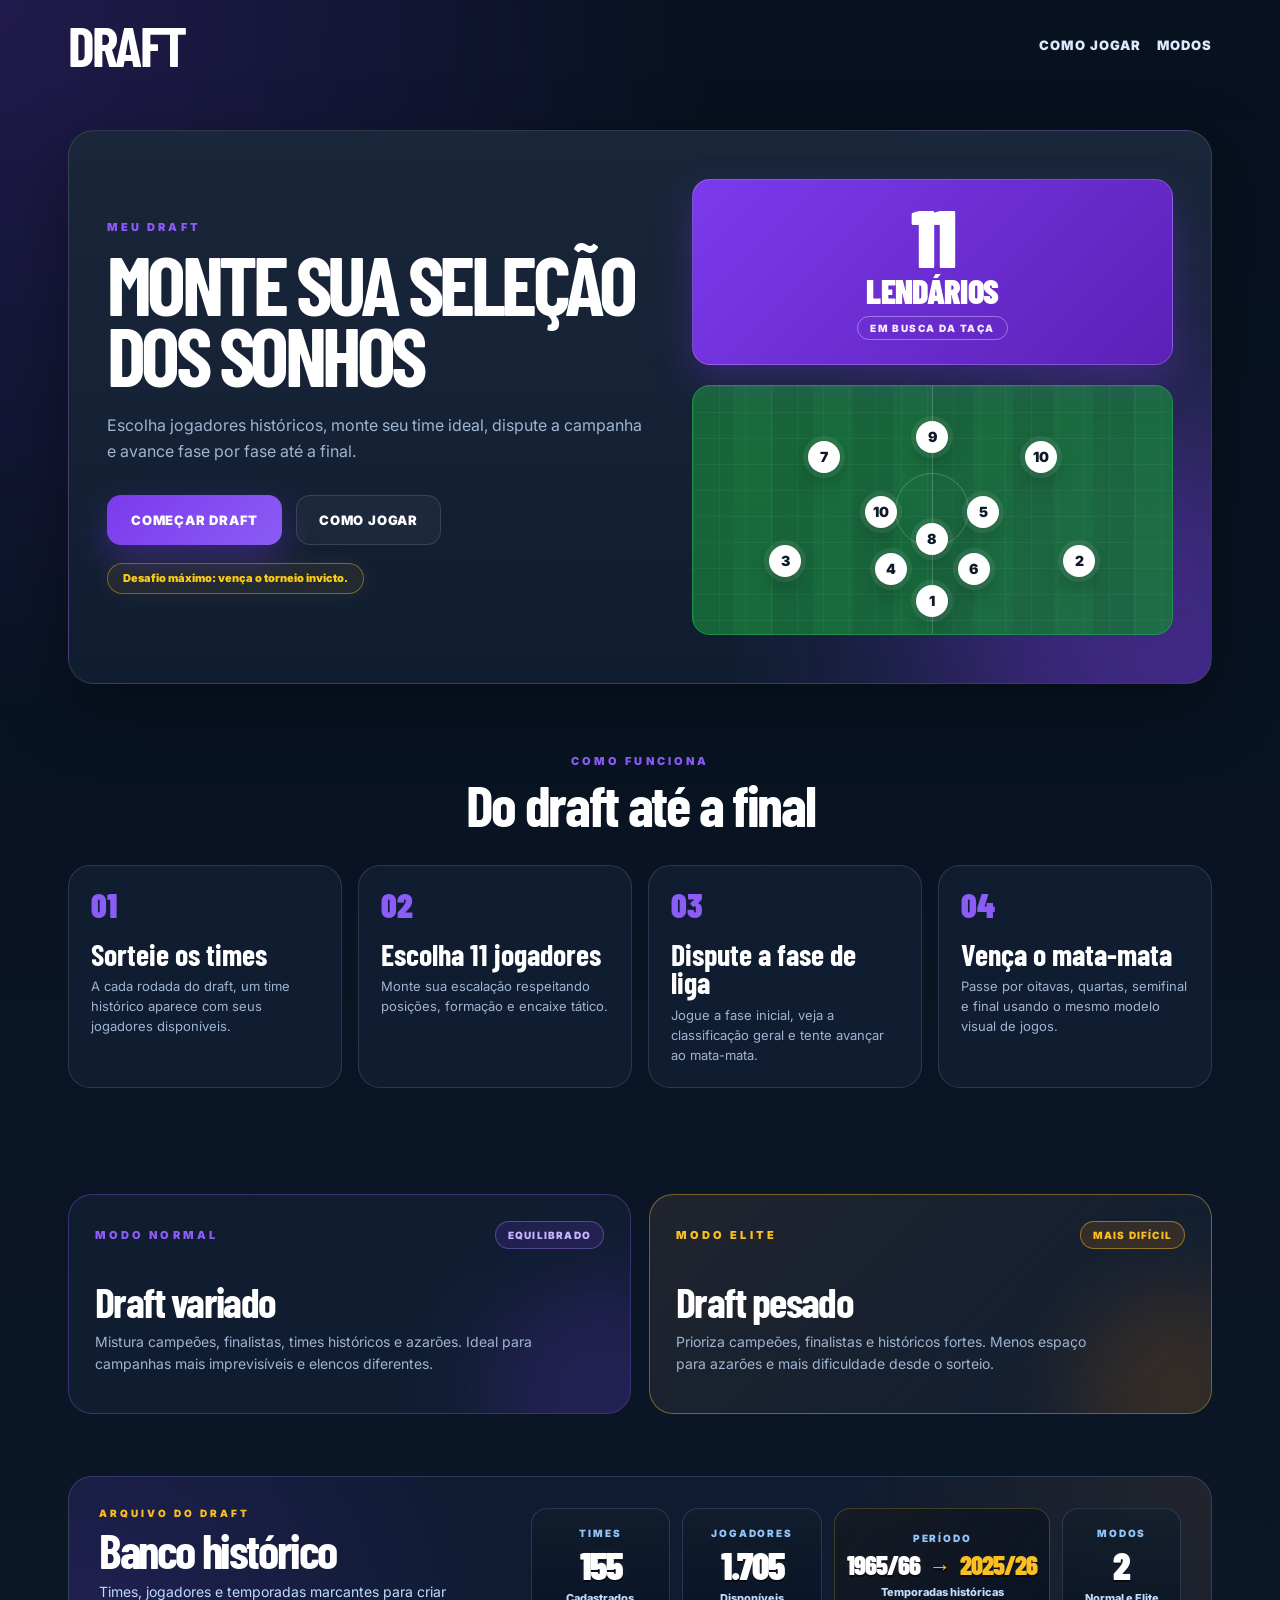
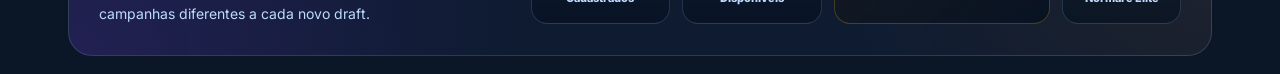
<file: index.html>
<!DOCTYPE html>
<html lang="pt-BR">
<head>
  <!-- ===================================================== -->
  <!-- CONFIGURAÇÕES BÁSICAS DA PÁGINA -->
  <!-- ===================================================== -->
  <meta charset="UTF-8" />
  <meta name="viewport" content="width=device-width, initial-scale=1.0" />

<title>MeuDraft — Jogo de Draft de Futebol</title>

<meta
  name="description"
  content="Monte seu time com jogadores históricos, escolha o modo Normal ou Elite e dispute uma campanha com fase de liga e mata-mata até a final."
>

<link rel="canonical" href="https://meudraft.com/">
<meta name="robots" content="index, follow">

<meta property="og:site_name" content="MeuDraft">
<meta property="og:title" content="MeuDraft — Jogo de Draft de Futebol">
<meta
  property="og:description"
  content="Monte seu time com jogadores históricos, escolha o modo Normal ou Elite e dispute uma campanha com fase de liga e mata-mata até a final."
>
<meta property="og:url" content="https://meudraft.com/">
<meta property="og:type" content="website">

<meta name="twitter:card" content="summary">
<meta name="twitter:title" content="MeuDraft — Jogo de Draft de Futebol">
<meta
  name="twitter:description"
  content="Monte seu time com jogadores históricos, escolha o modo Normal ou Elite e dispute uma campanha com fase de liga e mata-mata até a final."
>
<script type="application/ld+json">
{
  "@context": "https://schema.org",
  "@type": "WebSite",
  "name": "MeuDraft",
  "alternateName": "Meu Draft",
  "url": "https://meudraft.com/",
  "description": "Jogo de draft de futebol com jogadores históricos, modo Normal, modo Elite, fase de liga e mata-mata."
}
</script>

  <!-- ===================================================== -->
  <!-- FONTES DO PROJETO -->
  <!-- Barlow Condensed = títulos grandes -->
  <!-- Inter = textos normais -->
  <!-- ===================================================== -->
  <link rel="preconnect" href="https://fonts.googleapis.com">
  <link rel="preconnect" href="https://fonts.gstatic.com" crossorigin>
  <link 
    href="https://fonts.googleapis.com/css2?family=Barlow+Condensed:wght@400;600;700;800;900&family=Inter:wght@400;500;600;700;800&display=swap" 
    rel="stylesheet"
  >

  <!-- ===================================================== -->
  <!-- CSS DA HOME -->
  <!-- base.css = cores, botões, tema -->
  <!-- home.css = visual da tela inicial -->
  <!-- responsive.css = mobile -->
  <!-- ===================================================== -->
<link rel="stylesheet" href="css/base.css" />
<link rel="stylesheet" href="css/home.css" />
<link rel="stylesheet" href="css/responsive.css" />
</head>

<body>
  <!-- ===================================================== -->
  <!-- CONTAINER PRINCIPAL DA HOME -->
  <!-- ===================================================== -->
  <div class="home-page">

    <!-- ===================================================== -->
    <!-- CABEÇALHO -->
    <!-- ===================================================== -->
    <header class="home-header">
      <div class="home-brand">
        <h1>DRAFT</h1>
        
      </div>

<nav class="home-nav">
  <a href="#como-jogar">Como jogar</a>
  <a href="#modos">Modos</a>
</nav>
    </header>

    <!-- ===================================================== -->
    <!-- ÁREA PRINCIPAL / HERO -->
    <!-- ===================================================== -->
    <main class="home-main">

      <!-- ===================================================== -->
      <!-- BLOCO DE TEXTO PRINCIPAL -->
      <!-- ===================================================== -->
      <section class="hero-section">
        <div class="hero-content">
          <small>MEU DRAFT</small>

          <h2>
            Monte sua seleção dos sonhos
          </h2>

<p>
  Escolha jogadores históricos, monte seu time ideal,
  dispute a campanha e avance fase por fase até a final.
</p>
<div class="hero-actions">
  <a class="primary-btn" href="draft.html">
    COMEÇAR DRAFT
  </a>

  <a class="secondary-btn" href="#como-jogar">
    COMO JOGAR
  </a>
</div>

<div class="challenge-pill">
Desafio máximo: vença o torneio invicto.
</div>
        </div>

        <!-- ===================================================== -->
        <!-- CARD VISUAL DO OBJETIVO -->
        <!-- ===================================================== -->
        <aside class="hero-card">
          <div class="mission-card">
            <div class="mission-number">11</div>
            <div class="mission-title">LENDÁRIOS</div>
<div class="mission-subtitle">EM BUSCA DA TAÇA</div>
          </div>

          <!-- Campo visual decorativo -->
<div class="mini-pitch">
  <span class="mini-dot dot-1">7</span>
  <span class="mini-dot dot-2">9</span>
  <span class="mini-dot dot-3">10</span>
  <span class="mini-dot dot-4">10</span>
  <span class="mini-dot dot-5">5</span>
  <span class="mini-dot dot-6">8</span>
  <span class="mini-dot dot-7">3</span>
  <span class="mini-dot dot-8">4</span>
  <span class="mini-dot dot-9">6</span>
  <span class="mini-dot dot-10">2</span>
  <span class="mini-dot dot-11">1</span>
</div>
        </aside>
      </section>

      <!-- ===================================================== -->
      <!-- COMO JOGAR -->
      <!-- ===================================================== -->
      <section id="como-jogar" class="how-section">
        <div class="section-title">
          <small>COMO FUNCIONA</small>
          <h3>Do draft até a final</h3>
        </div>

        <div class="steps-grid">
          <!-- Etapa 1 -->
          <article class="step-card">
            <span>01</span>
            <h4>Sorteie os times</h4>
            <p>
              A cada rodada do draft, um time histórico aparece
              com seus jogadores disponíveis.
            </p>
          </article>

          <!-- Etapa 2 -->
          <article class="step-card">
            <span>02</span>
            <h4>Escolha 11 jogadores</h4>
            <p>
              Monte sua escalação respeitando posições,
              formação e encaixe tático.
            </p>
          </article>

          <!-- Etapa 3 -->
          <article class="step-card">
            <span>03</span>
            <h4>Dispute a fase de liga</h4>
            <p>
              Jogue a fase inicial, veja a classificação geral
              e tente avançar ao mata-mata.
            </p>
          </article>

          <!-- Etapa 4 -->
          <article class="step-card">
            <span>04</span>
            <h4>Vença o mata-mata</h4>
            <p>
              Passe por oitavas, quartas, semifinal e final
              usando o mesmo modelo visual de jogos.
            </p>
          </article>
        </div>
   </section>
<!-- ===================================================== -->
<!-- MODOS DE JOGO -->
<!-- ===================================================== -->
<section id="modos" class="modes-section">
  <div class="modes-grid">
  <article class="mode-card mode-normal">
    <div class="mode-card-header">
      <small>MODO NORMAL</small>
      <span>Equilibrado</span>
    </div>

    <h4>Draft variado</h4>

    <p>
      Mistura campeões, finalistas, times históricos e azarões.
      Ideal para campanhas mais imprevisíveis e elencos diferentes.
    </p>
  </article>

  <article class="mode-card mode-elite">
    <div class="mode-card-header">
      <small>MODO ELITE</small>
      <span>Mais difícil</span>
    </div>

    <h4>Draft pesado</h4>

    <p>
      Prioriza campeões, finalistas e históricos fortes.
      Menos espaço para azarões e mais dificuldade desde o sorteio.
    </p>
  </article>
</div>
</section>
<!-- ===================================================== -->
<!-- ARQUIVO DO DRAFT -->
<!-- ===================================================== -->
<section class="home-archive-section">
  <div class="archive-header">
    <small>ARQUIVO DO DRAFT</small>
    <h3>Banco histórico</h3>
    <p>
      Times, jogadores e temporadas marcantes para criar campanhas
      diferentes a cada novo draft.
    </p>
  </div>

  <div class="archive-stats">
    <div class="archive-stat">
      <span>Times</span>
      <strong>155</strong>
      <small>Cadastrados</small>
    </div>

    <div class="archive-stat">
      <span>Jogadores</span>
      <strong>1.705</strong>
      <small>Disponíveis</small>
    </div>

    <div class="archive-stat archive-stat-period">
      <span>Período</span>

      <div class="archive-period-range">
        <strong>1965/66</strong>
        <i>→</i>
        <strong>2025/26</strong>
      </div>

      <small>Temporadas históricas</small>
    </div>

    <div class="archive-stat">
      <span>Modos</span>
      <strong>2</strong>
      <small>Normal e Elite</small>
    </div>
  </div>
</section>
</file>
<file: css/base.css>
/* ===================================================== */
/* BASE.CSS - CORES, FONTES, TEMA E BOTÕES GERAIS */
/* ===================================================== */

/* Variáveis principais do modo escuro */
:root {
  --bg: #07111f;
  --bg-2: #0b1627;

  --panel: #101d31;
  --panel-2: #13233b;

  --border: rgba(255, 255, 255, 0.12);

  --text: #ffffff;
  --muted: #9fb4d0;

  --primary: #7c3aed;
  --primary-2: #8b5cf6;

  --green: #22c55e;
  --red: #ef4444;
  --yellow: #eab308;

  --shadow: 0 24px 70px rgba(0, 0, 0, 0.35);

  --font-title: "Barlow Condensed", sans-serif;
  --font-body: "Inter", sans-serif;
}

/* Variáveis do modo claro */
body.light-mode {
  --bg: #eef3fb;
  --bg-2: #e2e8f0;

  --panel: #ffffff;
  --panel-2: #f1f5f9;

  --border: rgba(15, 23, 42, 0.14);

  --text: #0f172a;
  --muted: #475569;

  --shadow: 0 24px 70px rgba(15, 23, 42, 0.16);
}

/* Reset básico */
* {
  box-sizing: border-box;
}

html {
  scroll-behavior: smooth;
}

html,
body {
  min-height: 100%;
  margin: 0;
}

body {
  background:
    radial-gradient(circle at top left, rgba(124, 58, 237, 0.22), transparent 34%),
    linear-gradient(180deg, var(--bg), var(--bg-2));

  color: var(--text);
  font-family: var(--font-body);
}

/* Remove sublinhado padrão */
a {
  color: inherit;
  text-decoration: none;
}

/* Botões */
button,
a {
  -webkit-tap-highlight-color: transparent;
}

button {
  font-family: inherit;
}

/* Botão principal */
.primary-btn {
  min-height: 50px;
  padding: 0 24px;

  display: inline-flex;
  align-items: center;
  justify-content: center;

  border: 0;
  border-radius: 14px;

  background: linear-gradient(135deg, var(--primary), var(--primary-2));
  color: #ffffff;

  font-size: 13px;
  font-weight: 900;
  letter-spacing: 0.06em;

  cursor: pointer;

  box-shadow: 0 14px 35px rgba(124, 58, 237, 0.35);
}

/* Botão secundário */
.secondary-btn {
  min-height: 50px;
  padding: 0 22px;

  display: inline-flex;
  align-items: center;
  justify-content: center;

  border: 1px solid var(--border);
  border-radius: 14px;

  background: rgba(255, 255, 255, 0.04);
  color: var(--text);

  font-size: 13px;
  font-weight: 900;
  letter-spacing: 0.06em;

  cursor: pointer;
}

/* Botão do tema */
.theme-toggle {
  height: 38px;
  padding: 0 18px;

  border: 1px solid rgba(199, 210, 254, 0.32);
  border-radius: 999px;

  background: rgba(255, 255, 255, 0.06);
  color: #ffffff;

  font-size: 10px;
  font-weight: 900;
  letter-spacing: 0.08em;

  cursor: pointer;
}
</file>
<file: css/home.css>
/* ===================================================== */
/* HOME.CSS - TELA INICIAL DO DRAFT */
/* ===================================================== */

/* Página principal */
.home-page {
  width: 100%;
  min-height: 100vh;
}

/* ===================================================== */
/* CABEÇALHO */
/* ===================================================== */

.home-header {
  width: 100%;
  max-width: 1180px;

  margin: 0 auto;
  padding: 22px 18px 10px;

  display: flex;
  align-items: center;
  justify-content: space-between;
}

/* Marca DRAFT */
.home-brand h1 {
  margin: 0;

  font-family: var(--font-title);
  font-size: 56px;
  line-height: 0.82;
  letter-spacing: -0.05em;
}
.home-brand span {
  display: block;

  margin-top: 8px;

  font-size: 11px;
  font-weight: 900;
  letter-spacing: 0.34em;

  color: var(--muted);
}
/* Navegação */
.home-nav {
  display: flex;
  align-items: center;
  gap: 16px;
}

.home-nav a {
  font-size: 13px;
  font-weight: 900;
  letter-spacing: 0.08em;
  color: #dbeafe;
  text-transform: uppercase;
}
.home-nav a:hover {
  color: #ffffff;
}
/* ===================================================== */
/* ÁREA PRINCIPAL */
/* ===================================================== */

.home-main {
  width: 100%;
  max-width: 1180px;

  margin: 0 auto;
  padding: 18px;
}

/* ===================================================== */
/* HERO PRINCIPAL - MODELO CARD GRANDE */
/* ===================================================== */

.hero-section {
  min-height: 0;

  margin-top: 34px;
  padding: 48px 38px;

  display: grid;
  grid-template-columns: minmax(0, 1.06fr) minmax(320px, 0.94fr);
  gap: 42px;
  align-items: center;

  position: relative;
  overflow: hidden;

  background:
    radial-gradient(circle at bottom right, rgba(124, 58, 237, 0.32), transparent 38%),
    linear-gradient(180deg, rgba(255, 255, 255, 0.045), transparent),
    var(--panel);

  border: 1px solid var(--border);
  border-radius: 26px;

  box-shadow: var(--shadow);
}

/* Detalhe roxo no fundo */
.hero-section::before {
  content: "";

  position: absolute;
  right: -120px;
  bottom: -140px;

  width: 380px;
  height: 380px;

  background: rgba(124, 58, 237, 0.22);
  filter: blur(70px);
  border-radius: 50%;

  pointer-events: none;
}

/* Texto principal */
.hero-content {
  position: relative;
  z-index: 2;
}

.hero-content small {
  display: block;

  margin-bottom: 14px;

  color: var(--primary-2);

  font-size: 11px;
  font-weight: 900;
  letter-spacing: 0.28em;
}

.hero-content h2 {
  max-width: 640px;

  margin: 0;

  font-family: var(--font-title);
  font-size: 82px;
  line-height: 0.86;
  letter-spacing: -0.055em;
  text-transform: uppercase;
}

.hero-content p {
  max-width: 560px;

  margin: 24px 0 0;

  color: var(--muted);

  font-size: 16px;
  line-height: 1.62;
}

/* Botões do hero */
.hero-actions {
  margin-top: 30px;

  display: flex;
  align-items: center;
  gap: 14px;
  flex-wrap: wrap;
}

/* Aviso amarelo */
.challenge-pill {
  width: fit-content;
  max-width: 100%;

  margin-top: 18px;
  padding: 8px 15px;

  border: 1px solid rgba(234, 179, 8, 0.45);
  border-radius: 999px;

  background: rgba(234, 179, 8, 0.08);
  color: #facc15;

  font-size: 11px;
  font-weight: 900;
  line-height: 1.2;

  box-shadow: 0 0 22px rgba(234, 179, 8, 0.08);
}

/* ===================================================== */
/* CARD VISUAL DO HERO */
/* ===================================================== */

.hero-card {
  min-height: 390px;
  padding: 0;

  position: relative;
  z-index: 2;

  display: flex;
  flex-direction: column;
  gap: 20px;

  background: transparent;
  border: 0;
  border-radius: 0;

  box-shadow: none;
}

/* Card 11 lendários */
.mission-card {
  width: 100%;
  padding: 24px 18px;

  position: relative;
  z-index: 2;

  text-align: center;

  background: linear-gradient(135deg, var(--primary), #5b21b6);
  border: 1px solid rgba(255, 255, 255, 0.18);
  border-radius: 18px;

  box-shadow: 0 16px 38px rgba(124, 58, 237, 0.28);
}

.mission-number {
  font-family: var(--font-title);
  font-size: 82px;
  line-height: 0.78;
  font-weight: 900;
  letter-spacing: -0.05em;

  color: #ffffff;
}

.mission-title {
  margin-top: 8px;

  font-family: var(--font-title);
  font-size: 34px;
  line-height: 0.9;
  font-weight: 900;
  letter-spacing: -0.02em;

  color: #ffffff;
}

.mission-subtitle {
  width: fit-content;

  margin: 10px auto 0;
  padding: 5px 12px;

  color: rgba(255, 255, 255, 0.92);

  font-size: 10px;
  font-weight: 900;
  letter-spacing: 0.14em;

  border: 1px solid rgba(255, 255, 255, 0.35);
  border-radius: 999px;
}

/* ===================================================== */
/* MINI CAMPO DECORATIVO */
/* ===================================================== */

.mini-pitch {
  height: 250px;

  position: relative;
  overflow: hidden;

  border: 1px solid rgba(34, 197, 94, 0.42);
  border-radius: 18px;

  background:
    linear-gradient(rgba(255, 255, 255, 0.045) 1px, transparent 1px),
    linear-gradient(90deg, rgba(255, 255, 255, 0.045) 1px, transparent 1px),
    linear-gradient(90deg, rgba(34, 197, 94, 0.12) 50%, rgba(34, 197, 94, 0.18) 50%),
    rgba(22, 101, 52, 0.82);

  background-size:
    26px 26px,
    26px 26px,
    80px 100%,
    100% 100%;
}

/* Linha do meio do campo */
.mini-pitch::before {
  content: "";

  position: absolute;
  left: 50%;
  top: 0;

  width: 1px;
  height: 100%;

  background: rgba(255, 255, 255, 0.20);
}

/* Círculo do meio */
.mini-pitch::after {
  content: "";

  position: absolute;
  left: 50%;
  top: 50%;

  width: 72px;
  height: 72px;

  transform: translate(-50%, -50%);

  border: 1px solid rgba(255, 255, 255, 0.22);
  border-radius: 50%;
}

/* Bolinhas numeradas */
.mini-dot {
  width: 32px;
  height: 32px;

  position: absolute;
  z-index: 2;

  display: flex;
  align-items: center;
  justify-content: center;

  border-radius: 50%;

  background: #ffffff;
  color: #0f172a;

  font-size: 14px;
  font-weight: 900;
  line-height: 1;

  box-shadow:
    0 0 0 5px rgba(255, 255, 255, 0.08),
    0 10px 22px rgba(0, 0, 0, 0.22);
}

/* ===================================================== */
/* POSIÇÕES DO MINI CAMPO - 4-3-3 REALISTA */
/* ===================================================== */

/* Ataque */
.dot-1 {
  left: 24%;
  top: 22%;
}

.dot-2 {
  left: 50%;
  top: 14%;
  transform: translateX(-50%);
}

.dot-3 {
  right: 24%;
  top: 22%;
}

/* Meio-campo */
.dot-4 {
  left: 36%;
  top: 44%;
}

.dot-5 {
  right: 36%;
  top: 44%;
}

.dot-6 {
  left: 50%;
  top: 55%;
  transform: translateX(-50%);
}

/* Defesa */
.dot-7 {
  left: 16%;
  bottom: 23%;
}

.dot-8 {
  left: 38%;
  bottom: 20%;
}

.dot-9 {
  right: 38%;
  bottom: 20%;
}

.dot-10 {
  right: 16%;
  bottom: 23%;
}

/* Goleiro */
.dot-11 {
  left: 50%;
  bottom: 7%;
  transform: translateX(-50%);
}

/* ===================================================== */
/* BARRA DE ESTATÍSTICAS */
/* ===================================================== */

.home-stats-bar {
  margin-top: 18px;
  padding: 18px;

  display: flex;
  align-items: center;
  justify-content: center;
  gap: 16px;
  flex-wrap: wrap;

  background:
    linear-gradient(90deg, rgba(124, 58, 237, 0.18), rgba(234, 179, 8, 0.08)),
    var(--panel);

  border: 1px solid var(--border);
  border-radius: 20px;
}


/* ===================================================== */
/* COMO JOGAR */
/* Mantido no modelo atual, só pequenos ajustes */
/* ===================================================== */

.how-section {
  padding: 70px 0 34px;
}

.section-title {
  text-align: center;
}

.section-title small {
  display: block;

  color: var(--primary-2);

  font-size: 11px;
  font-weight: 900;
  letter-spacing: 0.28em;
}

.section-title h3 {
  margin: 10px 0 0;

  font-family: var(--font-title);
  font-size: 58px;
  line-height: 0.9;
  letter-spacing: -0.04em;
}

/* Grid das etapas */
.steps-grid {
  margin-top: 34px;

  display: grid;
  grid-template-columns: repeat(4, 1fr);
  gap: 16px;
}

/* Card de etapa */
.step-card {
  min-height: 220px;
  padding: 22px;

  background: var(--panel);
  border: 1px solid var(--border);
  border-radius: 22px;
}

.step-card span {
  color: var(--primary-2);

  font-family: var(--font-title);
  font-size: 34px;
  line-height: 1;
  font-weight: 900;
}

.step-card h4 {
  margin: 18px 0 8px;

  font-family: var(--font-title);
  font-size: 30px;
  line-height: 0.95;
}

.step-card p {
  margin: 0;

  color: var(--muted);

  font-size: 13px;
  line-height: 1.55;
}

/* ===================================================== */
/* RODAPÉ */
/* ===================================================== */

.home-footer {
  width: 100%;
  max-width: 1180px;

  margin: 0 auto;
  padding: 26px 18px 32px;

  display: flex;
  justify-content: space-between;
  gap: 16px;

  color: var(--muted);

  font-size: 12px;
  font-weight: 700;
}

/* ===================================================== */
/* MODOS DE JOGO */
/* ===================================================== */

.modes-section {
  padding: 42px 0 28px;
}

.modes-grid {
  margin-top: 30px;

  display: grid;
  grid-template-columns: repeat(2, 1fr);
  gap: 18px;
}

.mode-card {
  min-height: 220px;
  padding: 26px;

  position: relative;
  overflow: hidden;

  background: var(--panel);
  border: 1px solid var(--border);
  border-radius: 24px;
}

.mode-card::before {
  content: "";

  position: absolute;
  right: -80px;
  bottom: -90px;

  width: 220px;
  height: 220px;

  border-radius: 50%;
  filter: blur(44px);
  opacity: 0.55;
}

.mode-card-header {
  display: flex;
  align-items: center;
  justify-content: space-between;
  gap: 12px;

  position: relative;
  z-index: 2;
}

.mode-card-header small {
  font-size: 11px;
  font-weight: 900;
  letter-spacing: 0.28em;
}

.mode-card-header span {
  min-height: 28px;
  padding: 0 12px;

  display: inline-flex;
  align-items: center;
  justify-content: center;

  border-radius: 999px;

  font-size: 10px;
  font-weight: 900;
  letter-spacing: 0.12em;
  text-transform: uppercase;
}

.mode-card h4 {
  margin: 34px 0 10px;

  position: relative;
  z-index: 2;

  font-family: var(--font-title);
  font-size: 42px;
  line-height: 0.9;
  letter-spacing: -0.04em;
}

.mode-card p {
  max-width: 440px;
  margin: 0;

  position: relative;
  z-index: 2;

  color: var(--muted);

  font-size: 14px;
  line-height: 1.55;
}

/* Normal */
.mode-normal {
  border-color: rgba(139, 92, 246, 0.34);
}

.mode-normal::before {
  background: rgba(124, 58, 237, 0.34);
}

.mode-normal .mode-card-header small {
  color: var(--primary-2);
}

.mode-normal .mode-card-header span {
  background: rgba(124, 58, 237, 0.16);
  border: 1px solid rgba(167, 139, 250, 0.36);
  color: #c4b5fd;
}

/* Elite */
.mode-elite {
  border-color: rgba(251, 191, 36, 0.42);

  background:
    linear-gradient(135deg, rgba(217, 119, 6, 0.08), rgba(15, 29, 50, 0.96)),
    var(--panel);
}

.mode-elite::before {
  background: rgba(217, 119, 6, 0.32);
}

.mode-elite .mode-card-header small {
  color: #fbbf24;
}

.mode-elite .mode-card-header span {
  background: rgba(217, 119, 6, 0.16);
  border: 1px solid rgba(251, 191, 36, 0.48);
  color: #fbbf24;
}
/* ===================================================== */
/* ARQUIVO DO DRAFT */
/* ===================================================== */

.home-archive-section {
  margin-top: 34px;
  padding: 30px;

  display: grid;
  grid-template-columns: 0.9fr 1.45fr;
  gap: 28px;
  align-items: center;

  position: relative;
  overflow: hidden;

  background:
    radial-gradient(circle at top right, rgba(217, 119, 6, 0.10), transparent 34%),
    radial-gradient(circle at bottom left, rgba(124, 58, 237, 0.18), transparent 38%),
    rgba(15, 29, 50, 0.96);

  border: 1px solid rgba(147, 197, 253, 0.18);
  border-radius: 24px;
}

.archive-header {
  position: relative;
  z-index: 2;
}

.archive-header small {
  display: block;

  color: #fbbf24;

  font-size: 10px;
  font-weight: 900;
  letter-spacing: 0.30em;
}

.archive-header h3 {
  max-width: 340px;

  margin: 10px 0 10px;

  font-family: var(--font-title);
  font-size: 48px;
  line-height: 0.88;
  letter-spacing: -0.05em;
}

.archive-header p {
  max-width: 380px;
  margin: 0;

  color: #bfdbfe;

  font-size: 14px;
  line-height: 1.55;
}

/* Grid dos números */
.archive-stats {
  position: relative;
  z-index: 2;

  display: grid;
  grid-template-columns: 1fr 1fr 1.55fr 0.85fr;
  gap: 12px;
}

.archive-stat {
  min-height: 116px;
  padding: 16px 12px;

  display: flex;
  flex-direction: column;
  align-items: center;
  justify-content: center;

  background:
    linear-gradient(180deg, rgba(255, 255, 255, 0.035), transparent),
    rgba(8, 18, 34, 0.72);

  border: 1px solid rgba(147, 197, 253, 0.18);
  border-radius: 16px;

  text-align: center;

  transition:
    transform 0.18s ease,
    border-color 0.18s ease,
    box-shadow 0.18s ease;
}

.archive-stat span {
  margin-bottom: 9px;

  color: #93c5fd;

  font-size: 10px;
  font-weight: 900;
  letter-spacing: 0.18em;
  text-transform: uppercase;
}

.archive-stat strong {
  color: #ffffff;

  font-family: var(--font-title);
  font-size: 38px;
  font-weight: 900;
  line-height: 0.9;
  letter-spacing: -0.04em;

  text-shadow:
    0 2px 0 rgba(0, 0, 0, 0.55),
    0 0 8px rgba(255, 255, 255, 0.06);
}

.archive-stat small {
  margin-top: 10px;

  color: #bfdbfe;

  font-size: 11px;
  font-weight: 800;
  line-height: 1.2;
}

/* Período */
.archive-stat-period {
  border-color: rgba(251, 191, 36, 0.24);

  background:
    linear-gradient(135deg, rgba(217, 119, 6, 0.06), rgba(8, 18, 34, 0.76)),
    rgba(8, 18, 34, 0.72);
}

.archive-period-range {
  display: flex;
  align-items: center;
  justify-content: center;
  gap: 9px;

  white-space: nowrap;
}

.archive-period-range strong {
  font-size: 26px;
  line-height: 0.9;
}

.archive-period-range strong:last-child {
  color: #fbbf24;
}

.archive-period-range i {
  color: #fbbf24;

  font-style: normal;
  font-family: var(--font-title);
  font-size: 22px;
  font-weight: 900;
  line-height: 1;

  text-shadow:
    0 2px 0 rgba(0, 0, 0, 0.55);
}

.archive-stat:hover {
  transform: translateY(-2px);
  border-color: rgba(251, 191, 36, 0.34);

  box-shadow:
    0 12px 24px rgba(0, 0, 0, 0.16),
    0 0 14px rgba(217, 119, 6, 0.06);
}
</file>
<file: css/responsive.css>
/* ===================================================== */
/* RESPONSIVE.CSS */
/*
  Arquivo exclusivo para responsividade.

  Regras de segurança:
  - Não alterar visual desktop fora de @media.
  - Usar max-width em ordem do maior para o menor.
  - Ajustar primeiro layout, depois fonte, depois espaçamento.
  - Evitar !important, usar só quando alguma regra antiga estiver vencendo.
*/
/* ===================================================== */


/* ===================================================== */
/* ATÉ 1024px */
/*
  Tablet, notebook pequeno e telas intermediárias.

  Objetivo:
  - reduzir larguras;
  - diminuir espaçamentos;
  - evitar barra horizontal;
  - manter estrutura parecida com desktop.
*/
/* ===================================================== */

@media (max-width: 1024px) {
  /* ===================================================== */
  /* TABLET DEITADO / NOTEBOOK PEQUENO */
  /*
    Foco: 1024 × 768.

    Objetivo:
    - manter aparência parecida com desktop;
    - reduzir larguras e fontes;
    - evitar estouro lateral;
    - não afetar celular, porque celular já tem blocos próprios.
  */
  /* ===================================================== */

  html,
  body {
    width: 100%;
    overflow-x: hidden;
  }

  .home-page {
    width: 100%;
    min-height: 100vh;
    padding: 18px 22px 32px;
  }

  .home-header {
    max-width: 100%;
    margin: 0 auto 22px;
    padding: 16px 18px;
  }

  .home-brand h1 {
    font-size: 44px;
  }

  .home-main {
    width: 100%;
    max-width: 100%;
  }

  .hero-section {
    width: 100%;
    max-width: 100%;

    display: grid;
    grid-template-columns: minmax(0, 1fr) minmax(320px, 0.85fr);
    gap: 24px;

    padding: 30px 26px;
  }

  .hero-content h2 {
    max-width: 100%;

    font-size: 56px;
    line-height: 0.9;
  }

  .hero-content p {
    max-width: 100%;

    font-size: 15px;
    line-height: 1.45;
  }

  .hero-actions {
    margin-top: 22px;
  }

  .mission-card {
    padding: 22px 18px;
  }

  .mission-number {
    font-size: 58px;
  }

  .mission-title {
    font-size: 24px;
  }

  .mini-pitch {
    min-height: 250px;
    max-height: 280px;
    overflow: hidden;
  }

  .how-section {
    width: 100%;
    margin-top: 34px;
  }

  .section-title h3 {
    font-size: 40px;
    line-height: 0.95;
  }

  .steps-grid {
    display: grid;
    grid-template-columns: repeat(2, minmax(0, 1fr));
    gap: 14px;
  }

  .step-card {
    min-height: auto;
    padding: 18px 18px;
  }

  .step-card h4 {
    font-size: 25px;
    line-height: 1;
  }

  .step-card p {
    font-size: 13px;
    line-height: 1.35;
  }

  .home-stats-bar {
    width: 100%;
    max-width: 100%;

    margin-top: 22px;
    padding: 16px;

    display: grid;
    grid-template-columns: repeat(3, minmax(0, 1fr));
    gap: 12px;

    box-sizing: border-box;
  }

  .home-stats-bar strong {
  min-width: 0;
  padding: 0 12px;

  font-size: 12px;
  line-height: 1.15;
  text-align: center;

  white-space: normal;
  overflow-wrap: anywhere;
}

/* Fecha o @media (max-width: 1024px) da HOME */
}
/* ===================================================== */
/* DRAFT - TABLET DEITADO / 1024 × 768 */
/*
  Objetivo:
  - manter o Draft em 3 colunas;
  - reduzir painel esquerdo e direito;
  - impedir corte lateral;
  - deixar o campo cabendo melhor;
  - não alterar celular, que já está correto.
*/
/* ===================================================== */

@media (min-width: 769px) and (max-width: 1024px) {
  .draft-page {
    width: 100%;
    max-width: 100%;
    min-height: 100vh;

    padding: 12px 14px 22px;

    overflow-x: hidden;
    box-sizing: border-box;
  }

  .draft-header {
    width: 100%;
    max-width: 100%;

    margin: 0 auto 12px;
    padding: 12px 16px;

    box-sizing: border-box;
  }

  .draft-brand h1 {
    font-size: 40px;
    line-height: 0.85;
  }

  .draft-brand span {
    font-size: 8px;
    letter-spacing: 0.28em;
  }

  .draft-summary {
    font-size: 10px;
    letter-spacing: 0.20em;
    white-space: nowrap;
  }

  /*
    Grade principal:
    continua em 3 colunas, mas mais compacta.
  */
  .builder-grid {
    width: 100%;
    max-width: 100%;

    display: grid;
    grid-template-columns: 205px minmax(0, 1fr) 175px;
    gap: 12px;

    align-items: start;

    transform: none;
    box-sizing: border-box;
  }

  .left-panel,
  .center-panel,
  .right-panel {
    width: 100%;
    min-width: 0;
    max-width: 100%;

    box-sizing: border-box;
  }

  .panel,
  .draw-panel,
  .players-panel,
  .score-panel {
    width: 100%;
    max-width: 100%;
    min-width: 0;

    box-sizing: border-box;
  }

  /*
    Painel esquerdo:
    botões menores para não cortar.
  */
  .formation-grid {
    grid-template-columns: repeat(2, minmax(0, 1fr));
    gap: 7px;
  }

  .style-grid {
    grid-template-columns: 1fr;
    gap: 7px;
  }

  .formation-btn,
  .style-btn {
    min-height: 32px;
    padding: 7px 6px;

    font-size: 10px;
    line-height: 1.1;
  }

  .panel-label {
    margin-bottom: 7px;

    font-size: 8.5px;
    letter-spacing: 0.26em;
  }

  .draw-card {
    min-height: 86px;
    padding: 10px 9px;
  }

  .draw-card h2 {
    font-size: 28px;
  }

  .draw-card p {
    font-size: 10.5px;
  }

  .roll-btn {
    min-height: 42px;
    font-size: 15px;
  }

  /* Campo - tablet deitado 1024 × 768 */
  .pitch-frame {
    width: 100%;
    max-width: 100%;

    padding: 8px;
    box-sizing: border-box;
  }

  .pitch {
    width: 100%;
    height: 540px;
  }

  /* Slots no tablet deitado */
  .pitch-slot {
    width: 62px;
    height: 62px;

    font-size: 15px;
  }

  .slot-empty {
    font-size: 14px;
  }

  /*
    Jogador preenchido:
    mantém legível, mas mais compacto.
  */
  .pitch-slot.filled {
    width: 76px;
    height: 76px;
  }

  .pitch-player-card {
    width: 74px;
    height: 74px;
  }

  .pitch-rating-ball {
    width: 58px;
    height: 58px;

    font-size: 23px;
  }

  /*
    Nome do jogador:
    mais compacto para caber melhor em 768px de altura.
  */
  .pitch-player-name {
    top: 68px;

    max-width: 118px;

    font-size: 12.5px;
    font-weight: 900;
    line-height: 1;
    text-align: center;
    white-space: nowrap;

    text-shadow:
      0 2px 0 rgba(0, 0, 0, 0.78),
      0 0 6px rgba(0, 0, 0, 0.55);
  }

  /*
    Painel direito:
    deixa o box score caber na largura.
  */
  .score-panel {
    padding: 12px 10px;
  }

  .score-header {
    font-size: 11.5px;
  }

  #overallScore {
    font-size: 17px;
  }

  .squad-row {
    grid-template-columns: 32px minmax(0, 1fr) 32px;
    min-height: 30px;
    gap: 6px;
  }

  .score-panel .squad-row .squad-player-name {
    font-size: 12.5px !important;
  }

  .score-panel .squad-row .squad-player-rating {
    font-size: 14.5px !important;
  }
}
/* ===================================================== */
/* ATÉ 768px */
/*
  Entrada real do mobile.

  Ajusta primeiro a HOME:
  - header em coluna;
  - hero em coluna;
  - botões empilhados;
  - cards em uma coluna;
  - evita overflow horizontal.
*/
/* ===================================================== */

@media (max-width: 768px) {
  /* Segurança geral de largura no tablet */
.home-page,
.home-main,
.hero-section,
.how-section,
.home-stats-bar {
  box-sizing: border-box;
}
  /* Segurança geral contra estouro lateral */
  html,
  body {
    width: 100%;
    overflow-x: hidden;
  }

  /* HOME - página */
.home-page {
  width: 100%;
  min-height: 100vh;
  padding: 14px 14px 24px;
}

  /* HOME - cabeçalho */
  .home-header {
    max-width: 100%;
    margin: 0 auto 22px;
    padding: 16px;

    display: flex;
    align-items: center;
    justify-content: space-between;
    gap: 14px;
  }

  .home-brand h1 {
    font-size: 42px;
  }

  .home-brand span {
    font-size: 8px;
    letter-spacing: 0.28em;
  }

  .home-nav {
    display: flex;
    align-items: center;
    gap: 12px;
  }

  .home-nav a {
    font-size: 11px;
    letter-spacing: 0.12em;
  }

  /* HOME - área principal */
  .home-main {
    width: 100%;
    max-width: 100%;
  }

  /* HERO - vira coluna no mobile */
 .hero-section {
  width: 100%;
  max-width: 100%;

  display: flex;
  flex-direction: column;
  gap: 16px;

  padding: 22px 18px;
}

  .hero-content {
    width: 100%;
    text-align: center;
  }

  .hero-content small {
    font-size: 10px;
    letter-spacing: 0.26em;
  }

  .hero-content h2 {
    max-width: 100%;
    margin: 12px auto 16px;

    font-size: 52px;
    line-height: 0.9;
    text-align: center;
  }

  .hero-content p {
    max-width: 100%;
    margin: 0 auto;

    font-size: 15px;
    line-height: 1.55;
    text-align: center;
  }

  /* Botões da home */
  .hero-actions {
    width: 100%;
    margin-top: 24px;

    display: flex;
    flex-direction: column;
    gap: 12px;
  }

  .hero-actions a,
  .primary-btn,
  .secondary-btn {
    width: 100%;
    min-height: 48px;

    display: flex;
    align-items: center;
    justify-content: center;
  }

  .challenge-pill {
    width: 100%;
    margin-top: 16px;

    text-align: center;
    line-height: 1.35;
  }

  /* Card visual da direita */
  .hero-card {
    width: 100%;
  }

  .mission-card {
    width: 100%;
    padding: 22px 16px;
  }

  .mission-number {
    font-size: 58px;
    line-height: 0.8;
  }

  .mission-title {
    font-size: 25px;
  }

  .mini-pitch {
    width: 100%;
    min-height: 210px;
  }

  /* COMO JOGAR */
.how-section {
  width: 100%;
  margin-top: 28px;
}

  .section-title {
    text-align: center;
  }


.steps-grid {
  display: grid;
  grid-template-columns: 1fr;
  gap: 10px;
}
.step-card {
  width: 100%;
  padding: 16px 16px;
}

.section-title h3 {
  font-size: 36px;
  line-height: 0.95;
}

.step-card h4 {
  font-size: 24px;
  line-height: 1;
}

.step-card p {
  font-size: 13px;
  line-height: 1.35;
}
}


/* ===================================================== */
/* ATÉ 480px */
/*
  Foco principal: celular padrão 390 × 844.

  Segurança:
  - Não altera desktop.
  - Ajusta telas mobile até 480px.
  - Inclui HOME, DRAFT, CAMPANHA, CLASSIFICAÇÃO,
    MATA-MATA E MEU CARD.
  - Usado para celulares comuns como 360px, 390px,
    393px, 412px, 414px e até 480px.
*/
/* ===================================================== */

@media (max-width: 480px) {
  /* Evita barra lateral horizontal */
  html,
  body {
    width: 100%;
    overflow-x: hidden;
  }

  /* Página inicial */
  .home-page {
    width: 100%;
    min-height: 100vh;
    padding: 14px 12px 28px;
  }

  /* Header da home */
  .home-header {
    width: 100%;
    max-width: 100%;

    margin: 0 auto 20px;
    padding: 14px 12px;

    display: flex;
    align-items: center;
    justify-content: space-between;
    gap: 12px;
  }

  .home-brand h1 {
    font-size: 38px;
    line-height: 0.85;
  }

  .home-brand span {
    font-size: 8px;
    letter-spacing: 0.26em;
  }

  .home-nav {
    display: flex;
    align-items: center;
    justify-content: flex-end;
  }

  .home-nav a {
    font-size: 11px;
    letter-spacing: 0.12em;
    white-space: nowrap;
  }

  /* Área principal */
  .home-main {
    width: 100%;
    max-width: 100%;
  }

  /* Hero em coluna */
  .hero-section {
    width: 100%;
    max-width: 100%;

    padding: 24px 16px;

    display: flex;
    flex-direction: column;
    gap: 22px;
  }

  .hero-content {
    width: 100%;
    text-align: center;
  }

  .hero-content small {
    font-size: 10px;
    letter-spacing: 0.24em;
  }

  .hero-content h2 {
    max-width: 100%;
    margin: 12px auto 16px;

    font-size: 44px;
    line-height: 0.9;
    text-align: center;
  }

  .hero-content p {
    max-width: 100%;
    margin: 0 auto;

    font-size: 14px;
    line-height: 1.55;
    text-align: center;
  }

  /* Botões da home */
  .hero-actions {
    width: 100%;
    margin-top: 24px;

    display: flex;
    flex-direction: column;
    gap: 12px;
  }

  .hero-actions a,
  .primary-btn,
  .secondary-btn {
    width: 100%;
    min-height: 48px;

    display: flex;
    align-items: center;
    justify-content: center;

    font-size: 12px;
    text-align: center;
  }

  .challenge-pill {
    width: 100%;
    margin-top: 16px;

    font-size: 11px;
    line-height: 1.35;
    text-align: center;
  }

  /* Card visual */
  .hero-card {
    width: 100%;
  }

  .mission-card {
    width: 100%;
    padding: 22px 16px;
  }

  .mission-number {
    font-size: 52px;
    line-height: 0.8;
  }

  .mission-title {
    font-size: 22px;
    line-height: 0.95;
  }

  .mission-subtitle {
    font-size: 10px;
    letter-spacing: 0.18em;
  }

  .mini-pitch {
    width: 100%;
    min-height: 190px;
  }

  /* Como jogar */
  .how-section {
    width: 100%;
    margin-top: 40px;
  }

  .section-title {
    text-align: center;
  }

  .section-title small {
    font-size: 10px;
    letter-spacing: 0.24em;
  }

  .section-title h3 {
    font-size: 36px;
    line-height: 0.95;
  }

  .steps-grid {
    display: grid;
    grid-template-columns: 1fr;
    gap: 14px;
  }

  .step-card {
    width: 100%;
    padding: 20px 18px;
  }

  .step-card h4 {
    font-size: 24px;
    line-height: 1;
  }

  .step-card p {
    font-size: 13px;
    line-height: 1.45;
  }

  /* Barra de estatísticas */
  .home-stats-bar {
    width: 100%;
    margin-top: 28px;

    display: flex;
    flex-direction: column;
    gap: 10px;

    text-align: center;
  }
  .home-stats-bar strong {
    font-size: 13px;
  }
}
/* ===================================================== */
/* TABLET - 481px até 768px */
/*
  Foco: iPad Mini / tablet em pé.

  Objetivo:
  - não usar layout tão alto quanto celular;
  - colocar hero em duas colunas;
  - compactar cards de "Como jogar";
  - fazer mais conteúdo aparecer na tela.
*/
/* ===================================================== */

@media (min-width: 481px) and (max-width: 768px) {
  .home-page {
    padding: 14px 18px 24px;
  }

  .home-header {
    margin-bottom: 18px;
    padding: 14px 16px;
  }

  .home-brand h1 {
    font-size: 38px;
  }

  /*
    No tablet, volta para duas colunas.
    Isso reduz muito a altura da tela inicial.
  */
  .hero-section {
    display: grid;
    grid-template-columns: minmax(0, 1fr) minmax(280px, 0.9fr);
    align-items: center;
    gap: 18px;

    padding: 22px 20px;
  }

  .hero-content {
    text-align: left;
  }

  .hero-content h2 {
    margin: 10px 0 14px;

    font-size: 42px;
    line-height: 0.9;
    text-align: left;
  }

  .hero-content p {
    font-size: 14px;
    line-height: 1.4;
    text-align: left;
  }

  .hero-actions {
    margin-top: 18px;
    gap: 10px;
  }

  .hero-actions a,
  .primary-btn,
  .secondary-btn {
    min-height: 44px;
  }

  .challenge-pill {
    margin-top: 12px;
    font-size: 10px;
  }

  .hero-card {
    width: 100%;
    min-width: 0;
  }

  .mission-card {
    padding: 18px 14px;
  }

  .mission-number {
    font-size: 46px;
  }

  .mission-title {
    font-size: 20px;
  }

  .mini-pitch {
    min-height: 220px;
    max-height: 240px;
    overflow: hidden;
  }

  /*
    Como jogar mais compacto no tablet.
  */
  .how-section {
    margin-top: 24px;
  }

  .section-title h3 {
    font-size: 34px;
  }

  .steps-grid {
    grid-template-columns: 1fr;
    gap: 10px;
  }

  .step-card {
    min-height: auto;
    padding: 14px 16px;
  }

  .step-card h4 {
    font-size: 22px;
    line-height: 1;
  }

  .step-card p {
    font-size: 13px;
    line-height: 1.3;
  }

/*
  Rodapé / estatísticas da HOME no tablet.
  Mantém os 3 itens lado a lado no iPad/tablet.
*/
.home-stats-bar {
  width: 100%;
  max-width: 100%;

  margin: 16px auto 0;
  padding: 14px;

  display: grid;
  grid-template-columns: repeat(3, minmax(0, 1fr));
  gap: 10px;

  background:
    linear-gradient(90deg, rgba(124, 58, 237, 0.18), rgba(234, 179, 8, 0.08)),
    var(--panel);

  border: 1px solid var(--border);
  border-radius: 18px;

  box-sizing: border-box;
}

.home-stats-bar > * {
  width: 100%;
  min-width: 0;
  max-width: 100%;

  box-sizing: border-box;
}

.home-stats-bar strong {
  min-width: 0;
  min-height: 32px;
  padding: 0 10px;

  display: flex;
  align-items: center;
  justify-content: center;

  border: 1px solid rgba(255, 255, 255, 0.18);
  border-radius: 999px;

  background: rgba(255, 255, 255, 0.08);
  color: var(--text);

  font-size: 12px;
  font-weight: 900;
  line-height: 1.15;
  text-align: center;

  white-space: normal;
  overflow-wrap: anywhere;
}
}
/* ===================================================== */
/* MOBILE - DRAFT / CAMPANHA / CLASSIFICAÇÃO / MATA-MATA */
/*
  Segurança:
  - tudo abaixo só vale até 480px;
  - impede o CSS mobile de afetar o desktop;
  - não altera lógica do jogo.
*/
/* ===================================================== */

@media (max-width: 480px) {

/* ===================================================== */
/* HEADER DO DRAFT - MOBILE */
/* ===================================================== */
/* HEADER DO DRAFT - MOBILE */
/*
  Objetivo:
  - manter logo à esquerda;
  - manter formação/estilo à direita;
  - impedir quebra feia do "4-3-3";
  - não mexer no desktop.
*/
/* ===================================================== */

.draft-header {
  width: 100%;
  max-width: 100%;

  margin: 0 auto 14px;
  padding: 14px 12px;

  display: grid;
  grid-template-columns: auto minmax(0, 1fr);
  align-items: center;
  gap: 10px;
}

.draft-brand {
  min-width: 86px;
}

.draft-brand h1 {
  font-size: 37px;
  line-height: 0.82;
}

.draft-brand span {
  margin-top: 6px;

  font-size: 8px;
  letter-spacing: 0.24em;
}

/* Texto: 4-3-3 · EQUILIBRADO · CLÁSSICO */
.draft-summary {
  min-width: 0;

  display: flex;
  align-items: center;
  justify-content: flex-end;
  gap: 6px;

  font-size: 8.5px;
  font-weight: 900;
  letter-spacing: 0.16em;
  line-height: 1.2;
  text-align: right;
  white-space: nowrap;
  word-break: keep-all;
}

/* Evita quebrar cada parte do resumo */
.draft-summary span,
.draft-summary strong,
.draft-summary b {
  white-space: nowrap;
}

/* Grid principal vira coluna */
.builder-grid {
  width: 100%;
  max-width: 100%;

  display: flex;
  flex-direction: column;
  gap: 14px;

  transform: none;
}

/* Todos os painéis ocupam a tela */
.left-panel,
.center-panel,
.right-panel {
  width: 100%;
  min-width: 0;
}

/* Ordem no mobile */
.left-panel {
  order: 1;
}

.center-panel {
  order: 2;
}

.right-panel {
  order: 3;
}

/* Painéis */
.panel,
.draw-panel,
.players-panel,
.score-panel {
  width: 100%;
}

/* ===================================================== */
/* DRAFT MOBILE - FORMAÇÕES E MODOS MAIS ESPAÇADOS */
/*
  Objetivo:
  - deixar botões menos grudados;
  - melhorar toque no celular;
  - separar melhor formação e estilo;
  - não altera lógica do draft.
*/
/* ===================================================== */

.formation-grid,
.style-grid {
  grid-template-columns: 1fr 1fr;
  gap: 12px;
}

.formation-btn,
.style-btn {
  min-height: 46px;
  padding: 10px 8px;

  font-size: 12px;
  line-height: 1.1;
}

/* Dá mais respiro entre os blocos do painel esquerdo */
.left-panel .panel {
  gap: 18px;
}

/* Espaçamento entre título e botões */
.panel-label {
  margin-bottom: 10px;
}

/* Sorteio */
.draw-card {
  min-height: 110px;
  padding: 16px 12px;
}

.draw-card h2 {
  font-size: 36px;
}

.draw-card p {
  font-size: 12px;
}

.roll-btn {
  min-height: 52px;
}

/* Lista de jogadores */
.draft-page.draft-started .players-panel {
  height: auto;
  max-height: none;

  padding: 14px 12px;

  overflow: visible;
}

.player-option {
  min-height: 64px;
}

.player-info strong {
  font-size: 18px;
}

.player-info span {
  font-size: 10px;
}

.player-action b {
  font-size: 24px;
}

/* Campo */
.pitch-frame {
  width: 100%;
  padding: 8px;
}

.pitch {
  width: 100%;
  height: 560px;
}

/* Slots menores para caber no celular */
.pitch-slot {
  width: 56px;
  height: 56px;

  font-size: 14px;
}

.slot-empty {
  font-size: 13px;
}

/* Jogador preenchido no campo */
.pitch-slot.filled {
  width: 62px;
  height: 62px;
}

.pitch-player-card {
  width: 58px;
  height: 58px;
}

.pitch-rating-ball {
  width: 50px;
  height: 50px;

  font-size: 20px;
}
/* ===================================================== */
/* CAMPO MOBILE - NOMES DOS JOGADORES */
/*
  Padrão simples:
  - nomes centralizados;
  - sem empurrar laterais/pontas;
  - visual mais limpo;
  - não altera desktop.
*/
/* ===================================================== */

.pitch {
  overflow: hidden;
}

.pitch-player-name {
  top: 58px;

  max-width: 90px;

  font-size: 11.5px;
  line-height: 1;

  white-space: nowrap;
  text-align: center;

  text-shadow:
    0 2px 0 rgba(0, 0, 0, 0.78),
    0 0 6px rgba(0, 0, 0, 0.55);
}
/* Box score embaixo do campo */
.score-panel {
  min-width: 0;
  width: 100%;

  padding: 16px 14px;
}

.score-header {
  font-size: 13px;
}

#overallScore {
  font-size: 20px;
}

.squad-row {
  grid-template-columns: 42px minmax(0, 1fr) 42px;
  min-height: 36px;
}

.score-panel .squad-row .squad-player-name {
  font-size: 16px !important;
}

.score-panel .squad-row .squad-player-rating {
  font-size: 18px !important;
}
/* ===================================================== */
/* JOGADOR SELECIONADO NA LISTA */
/*
  Aparece depois que o usuário clica no jogador.
  Ajuda principalmente no mobile, antes de escolher o slot.
*/
/* ===================================================== */

.player-option.selected-player {
  border-color: #d8b45a;
  background: #1b2f50;

  box-shadow:
    0 0 0 2px rgba(216, 180, 90, 0.18),
    0 0 16px rgba(216, 180, 90, 0.18);
}

.player-option.selected-player .player-info strong {
  color: #ffffff;
}

.player-option.selected-player .player-info span {
  color: #ffe7a3;
}

.player-option.selected-player .player-action em {
  background: #d8b45a;
  border-color: #f0cf7a;
  color: #07111f;
}
/* ===================================================== */
/* CAMPANHA MOBILE - FASE DE LIGA COMPACTA */
/*
  Objetivo:
  - deixar a campanha encaixada no celular;
  - reduzir fontes e espaçamentos;
  - evitar corte lateral;
  - manter leitura boa em 390px.
*/
/* ===================================================== */

.campaign-page,
.campaign-page * {
  box-sizing: border-box;
}

.campaign-page {
  width: 100%;
  max-width: 100vw;
  min-height: 100vh;

  margin: 0;
  padding: 16px 10px 28px;

  overflow-x: hidden;
}

/* Header */
.campaign-header {
  width: 100%;
  max-width: 100%;

  margin: 0 0 16px;

  display: flex;
  flex-direction: column;
  align-items: stretch;
  gap: 14px;

  overflow: hidden;
}

.campaign-title-block {
  width: 100%;
  max-width: 100%;
}

.campaign-title-block small {
  display: block;

  font-size: 8px;
  letter-spacing: 2.5px;
}

.campaign-title-block h1 {
  max-width: 100%;

  margin: 8px 0 8px;

  font-size: 28px;
  line-height: 1;
  letter-spacing: 0.04em;

  white-space: normal;
  overflow-wrap: anywhere;
}

.campaign-title-block p {
  max-width: 100%;

  margin: 0;

  font-size: 12px;
  line-height: 1.25;

  white-space: normal;
  overflow-wrap: anywhere;
}

/* Modo de jogo */
.campaign-speed-box {
  width: 100%;
  max-width: 100%;

  gap: 6px;
}

.campaign-speed-box span {
  font-size: 8px;
  letter-spacing: 2.5px;
}

.campaign-speed-buttons {
  width: 100%;

  display: grid;
  grid-template-columns: minmax(0, 1fr) minmax(0, 1fr);
  gap: 8px;
}

.campaign-speed-btn {
  width: 100%;
  min-width: 0;
  height: 38px;

  font-size: 12px;
}

/* Cards TIME / FASE */
.campaign-summary {
  width: 100%;
  max-width: 100%;

  margin: 0 0 18px;

  display: grid;
  grid-template-columns: minmax(0, 1fr) minmax(0, 1fr);
  gap: 8px;
}

.campaign-summary-card {
  width: 100%;
  max-width: 100%;
  min-width: 0;

  min-height: 96px;
  padding: 12px 10px;

  overflow: hidden;
}

.campaign-summary-card small {
  display: block;

  font-size: 8px;
  letter-spacing: 2.5px;
}

.campaign-summary-card h2 {
  max-width: 100%;

  font-size: 22px;
  line-height: 1;

  white-space: normal;
  overflow-wrap: anywhere;
}
.campaign-summary-card p {
  max-width: 100%;

  font-size: 11px;
  line-height: 1.18;

  white-space: normal;
  overflow-wrap: anywhere;
}

/* Calendário */
.league-matches-section {
  width: 100%;
  max-width: 100%;

  margin: 0;
  overflow: hidden;
}

.section-title {
  margin-bottom: 12px;
  text-align: center;
}

.section-title small {
  font-size: 8px;
  letter-spacing: 2.5px;
}

.section-title h2 {
  max-width: 100%;

  font-size: 18px;
  line-height: 1.08;
  letter-spacing: 0;

  white-space: normal;
  overflow-wrap: anywhere;
}

/* Lista de jogos */
.league-matches-list {
  width: 100%;
  max-width: 100%;

  display: flex;
  flex-direction: column;
  gap: 8px;
}

/* Card de jogo */
.league-match-card {
  width: 100%;
  max-width: 100%;
  min-width: 0;

  padding: 12px 8px;

  display: grid;
  grid-template-columns: minmax(0, 1fr);
  gap: 8px;

  overflow: hidden;
}

.match-card-top {
  width: 100%;

  display: flex;
  flex-direction: column;
  align-items: center;
  justify-content: center;
  gap: 4px;

  text-align: center;
}

.match-card-top small {
  font-size: 12px;
}

.match-card-top span {
  font-size: 9px;
  letter-spacing: 1.5px;
  text-align: center;
}

/* Times */
.match-teams-line {
  width: 100%;
  max-width: 100%;
  min-width: 0;

  display: flex;
  align-items: center;
  justify-content: center;
  flex-wrap: wrap;
  gap: 4px;

  font-size: 18px;
  line-height: 1.08;
  text-align: center;

  overflow-wrap: anywhere;
}

.team-name {
  min-width: 0;

  display: inline-flex;
  align-items: baseline;
  justify-content: center;
  flex-wrap: wrap;
  gap: 4px;

  text-align: center;
  overflow-wrap: anywhere;
}

.team-name small {
  font-size: 9px;
}

.match-versus {
  font-size: 15px;
}

/* Botões e estados */
.reveal-match-btn {
  width: 100%;
  min-width: 0;
  height: 42px;

  font-size: 16px;
}

.locked-match-label {
  width: 100%;

  text-align: center;
  font-size: 24px;
}

.finished-score-btn {
  width: 100%;

  text-align: center;
  font-size: 26px;
}

/* Ao vivo */
.league-match-card.live {
  grid-template-columns: minmax(0, 1fr);
}

.league-match-card.live .match-teams-line,
.match-live-area,
.league-match-card.live .match-live-area,
.match-details-area {
  grid-column: 1 / -1;

  width: 100%;
  max-width: 100%;
}

.match-clock {
  font-size: 18px;
}

.match-score {
  font-size: 34px;
}

.match-events-list {
  width: 100%;
  max-width: 100%;
  gap: 8px;
}

.match-event-row {
  display: flex;
  flex-wrap: wrap;
  gap: 6px 10px;

  font-size: 13px;
  line-height: 1.25;
}

/* Botão classificação */
.league-finish-actions {
  width: 100%;
  margin-top: 20px;
}

.view-standings-btn {
  width: 100%;
  min-width: 0;
  min-height: 50px;

  padding: 0 16px;

  font-size: 18px;
}
/* ===================================================== */
/* CLASSIFICAÇÃO MOBILE - 390 × 844 */
/*
  Objetivo:
  - mostrar só dados essenciais;
  - esconder GP, GC, SG e SITUAÇÃO;
  - evitar estouro horizontal;
  - deixar POS, TIME, J, PTS, V, E, D legíveis.
*/
/* ===================================================== */

.standings-page {
  width: 100%;
  max-width: 100%;

  padding: 22px 12px 36px;
  overflow-x: hidden;
}

.standings-header {
  margin-bottom: 20px;
  text-align: center;
}

.standings-header small {
  font-size: 9px;
  letter-spacing: 3px;
}

.standings-header h1 {
  font-size: 34px;
  line-height: 1.05;
}

.standings-header p {
  font-size: 13px;
  line-height: 1.35;
}

/* Tabela sem barra horizontal */
.standings-table-wrapper {
  width: 100%;
  overflow: hidden;
  border: 1px solid rgba(147, 197, 253, 0.22);
}

.standings-table {
  width: 100%;
  table-layout: fixed;
}

/* Esconde colunas menos importantes no mobile:
   8 = GP
   9 = GC
   10 = SG
   11 = SITUAÇÃO
*/
.standings-table th:nth-child(8),
.standings-table th:nth-child(9),
.standings-table th:nth-child(10),
.standings-table th:nth-child(11),
.standings-table td:nth-child(8),
.standings-table td:nth-child(9),
.standings-table td:nth-child(10),
.standings-table td:nth-child(11) {
  display: none;
}

/* Larguras mobile das colunas visíveis */
.standings-table th:nth-child(1),
.standings-table td:nth-child(1) {
  width: 34px;
}

.standings-table th:nth-child(2),
.standings-table td:nth-child(2) {
  width: auto;
}

.standings-table th:nth-child(3),
.standings-table td:nth-child(3),
.standings-table th:nth-child(4),
.standings-table td:nth-child(4),
.standings-table th:nth-child(5),
.standings-table td:nth-child(5),
.standings-table th:nth-child(6),
.standings-table td:nth-child(6),
.standings-table th:nth-child(7),
.standings-table td:nth-child(7) {
  width: 32px;
}

/* Cabeçalho da tabela */
.standings-table th {
  padding: 10px 4px;

  font-size: 9px;
  letter-spacing: 2px;
  text-align: center;
}

/* Linhas da tabela */
.standings-table td {
  padding: 12px 4px;

  font-size: 13px;
  text-align: center;
}

/* Coluna TIME */
.standings-table td:nth-child(2) {
  display: block;

  text-align: left;
  line-height: 1.05;
}

.standings-table td:nth-child(2) strong {
  display: block;

  font-size: 14px;
  line-height: 1.05;

  white-space: normal;
  overflow-wrap: anywhere;
}

.standings-table td:nth-child(2) small {
  display: block;

  margin-top: 3px;

  font-size: 10px;
  line-height: 1;
}

/* DRAFT destacado continua visível sem estourar */
.draft-standing-row {
  outline: 2px solid #8b5cf6;
  outline-offset: -2px;
}

/* Botão final */
.standing-action-area {
  width: 100%;
  margin-top: 24px;
}

.standing-action-btn {
  width: 100%;
  min-width: 0;
  min-height: 54px;

  padding: 0 18px;

  font-size: 20px;
}
/* ===================================================== */
/* MATA-MATA MOBILE - 390 × 844 */
/*
  Objetivo:
  - impedir estouro horizontal;
  - deixar confronto e agregado em coluna;
  - organizar cards de ida/volta;
  - manter padrão visual escuro;
  - botões ocupando largura confortável no celular.
*/
/* ===================================================== */

.knockout-page {
  width: 100%;
  max-width: 100%;

  padding: 22px 12px 36px;

  overflow-x: hidden;
}

/* Cabeçalho: OITAVAS / QUARTAS / SEMIFINAL / FINAL */
.knockout-header {
  margin-bottom: 18px;
  text-align: center;
}

.knockout-header small {
  font-size: 9px;
  letter-spacing: 3px;
}

.knockout-header h1 {
  font-size: 34px;
  line-height: 1;
}

.knockout-header p {
  font-size: 13px;
  line-height: 1.35;
}

/* Velocidade NORMAL / RÁPIDO */
.knockout-speed-box {
  width: 100%;
  margin: 0 auto 20px;

  gap: 8px;
}

.knockout-speed-box small {
  font-size: 10px;
  letter-spacing: 3px;
}

.knockout-speed-buttons {
  width: 100%;

  display: grid;
  grid-template-columns: 1fr 1fr;
  gap: 8px;
}

.knockout-speed-btn {
  width: 100%;
  min-width: 0;
  height: 38px;

  font-size: 14px;
}

/* Card principal do confronto */
.knockout-main-card {
  width: 100%;

  margin-bottom: 22px;
  padding: 18px 16px;

  display: flex;
  flex-direction: column;
  gap: 18px;

  text-align: center;
}

/* Bloco CONFRONTO */
.knockout-stage-label {
  width: 100%;
}

.knockout-stage-label small {
  font-size: 10px;
  letter-spacing: 3px;
}

.knockout-stage-label h2 {
  display: flex;
  flex-direction: column;
  align-items: center;
  gap: 6px;

  font-size: 28px;
  line-height: 1.05;
  text-align: center;
}

.knockout-stage-label h2 span {
  font-size: 22px;
  line-height: 1;
}

.knockout-stage-label h2 small {
  font-size: 13px;
}

/* Bloco AGREGADO */
.knockout-aggregate-box {
  width: 100%;
  min-width: 0;

  text-align: center;
}

.knockout-aggregate-box small {
  font-size: 10px;
  letter-spacing: 3px;
}

.knockout-aggregate-box strong {
  display: block;

  font-size: 20px;
  line-height: 1.15;

  white-space: normal;
  overflow-wrap: anywhere;
}

/* Lista dos jogos de ida/volta */
.knockout-legs-list {
  width: 100%;

  display: flex;
  flex-direction: column;
  gap: 12px;
}

/* Card de cada jogo */
.knockout-leg-card {
  width: 100%;
  min-height: auto;

  padding: 16px 14px;

  display: grid;
  grid-template-columns: 1fr;
  gap: 12px;

  overflow: hidden;
}

/* Info: JOGO DE IDA / AGUARDANDO */
.knockout-leg-info {
  width: 100%;

  display: flex;
  align-items: center;
  justify-content: space-between;
  gap: 10px;
}

.knockout-leg-info small {
  margin-bottom: 0;

  font-size: 10px;
  letter-spacing: 2px;
}

.knockout-leg-info strong {
  font-size: 11px;
  text-align: right;
}

/* Times do jogo */
.knockout-leg-teams {
  width: 100%;

  display: flex;
  align-items: center;
  justify-content: center;
  flex-wrap: wrap;
  gap: 6px;

  font-size: 23px;
  line-height: 1.05;
  text-align: center;

  overflow-wrap: anywhere;
}

.knockout-leg-teams span {
  min-width: 0;

  display: inline-flex;
  justify-content: center;
  flex-wrap: wrap;
  gap: 5px;

  text-align: center;
}

.knockout-leg-teams .team-name {
  justify-content: center;
  flex-wrap: wrap;
  text-align: center;
}

.knockout-leg-teams small {
  font-size: 12px;
}

.knockout-leg-teams b {
  font-size: 18px;
}

/* Área de ação */
.knockout-leg-action {
  width: 100%;

  display: flex;
  justify-content: center;
}

/* Botão revelar */
.knockout-reveal-btn {
  width: 100%;
  min-width: 0;
  min-height: 46px;

  font-size: 18px;
}

/* Jogo bloqueado */
.knockout-locked-label {
  width: 100%;

  text-align: center;

  font-size: 28px;
}

/* Placar final / placar ao vivo */
.knockout-final-score,
.knockout-live-score {
  width: 100%;

  display: block;

  text-align: center;
  font-size: 30px;
}

/* Área ao vivo */
.knockout-live-area {
  grid-column: 1 / -1;

  width: 100%;
  max-width: 100%;

  margin-top: 8px;
  padding-top: 12px;
}

.knockout-live-area .match-clock,
.knockout-live-area .match-score {
  width: 100%;
  text-align: center;
}

.knockout-live-area .match-events-list {
  width: 100%;
  max-width: 100%;
}

/* Detalhes do jogo finalizado */
.knockout-details-area {
  grid-column: 1 / -1;

  width: 100%;

  margin-top: 8px;
  padding-top: 12px;
  padding-left: 0;
}

.knockout-details-area .match-event-row {
  display: flex;
  flex-wrap: wrap;
  gap: 6px 10px;

  font-size: 14px;
  line-height: 1.25;
}

/* Card de resultado do confronto */
.knockout-result-card {
  width: 100%;

  margin-top: 22px;
  padding: 20px 16px;

  text-align: center;
}

.knockout-result-card small {
  font-size: 10px;
  letter-spacing: 3px;
}

.knockout-result-card h2 {
  font-size: 28px;
  line-height: 1.05;
}

.knockout-result-card p {
  font-size: 14px;
  line-height: 1.35;
}

/* Botões finais */
.knockout-next-btn,
.knockout-replay-btn,
.knockout-card-btn,
.start-penalties-btn {
  width: 100%;
  min-width: 0;
  min-height: 52px;

  padding: 0 18px;

  font-size: 19px;
}

.knockout-result-actions {
  width: 100%;

  display: flex;
  flex-direction: column;
  gap: 10px;
}
/* ===================================================== */
/* MEU CARD MOBILE - 390 × 844 */
/*
  Objetivo:
  - impedir estouro horizontal;
  - organizar estatísticas em colunas menores;
  - deixar rankings em uma coluna;
  - manter card normal, eliminado, vice e campeão funcionando;
  - não alterar o desktop.
*/
/* ===================================================== */

.campaign-card-page {
  width: 100%;
  max-width: 100%;

  margin: 0 auto;
  padding: 22px 12px 36px;

  overflow-x: hidden;
}

/* Card capturado/compartilhado */
.campaign-card-capture {
  width: 100%;
  max-width: 100%;

  padding: 22px 16px;

  overflow: hidden;
}

/* Cabeçalho do card */
.campaign-card-header {
  margin-bottom: 22px;
  text-align: center;
}

.campaign-card-header small {
  font-size: 10px;
  letter-spacing: 3px;
}

.campaign-card-header h1,
.campaign-card-title {
  font-size: 34px;
  line-height: 1;
}

/* Selo: PAROU NAS QUARTAS / CAMPEÃO DA CHAMPIONS */
.campaign-card-header strong {
  max-width: 100%;

  margin-top: 12px;
  padding: 8px 12px;

  font-size: 11px;
  letter-spacing: 2px;
  line-height: 1.2;

  text-align: center;
  justify-content: center;

  white-space: normal;
}

/* ===================================================== */
/* ELENCO DRAFT */
/* ===================================================== */

.campaign-card-squad {
  margin-bottom: 18px;
}

.campaign-card-squad > small,
.campaign-card-ranking-box > small {
  font-size: 10px;
  letter-spacing: 3px;
}

/* Overall / Formação / Estilo */
.campaign-card-squad-grid {
  display: grid;
  grid-template-columns: 1fr 1fr;
  gap: 10px;
}

/* O bloco Estilo ocupa a largura toda para não estourar "Equilibrado" */
.campaign-card-squad-grid div:nth-child(3) {
  grid-column: 1 / -1;
}

.campaign-card-squad-grid div,
.campaign-card-summary div,
.campaign-card-results div {
  min-width: 0;

  padding: 12px 10px;
}

.campaign-card-squad-grid span,
.campaign-card-summary span,
.campaign-card-results span {
  font-size: 9px;
  letter-spacing: 2px;
  line-height: 1.15;
}

.campaign-card-squad-grid strong,
.campaign-card-summary strong,
.campaign-card-results strong {
  font-size: 20px;
  line-height: 1.05;

  white-space: normal;
  overflow-wrap: anywhere;
}

/* ===================================================== */
/* RESUMO DO CARD */
/* Posição, campanha, gols, sofridos, saldo */
/* ===================================================== */

.campaign-card-summary {
  margin-bottom: 18px;

  display: grid;
  grid-template-columns: 1fr 1fr;
  gap: 10px;
}

/* Campanha ocupa largura inteira para 7V - 3E - 2D ficar bonito */
.campaign-card-summary div:nth-child(2) {
  grid-column: 1 / -1;
}
/* Saldo centralizado quando sobra sozinho */
/* Posição na Liga e Saldo centralizados quando ficam sozinhos */
.campaign-card-summary div:nth-child(1),
.campaign-card-summary div:nth-child(5) {
  grid-column: 1 / -1;
  width: calc(50% - 5px);
  justify-self: center;
}
/* ===================================================== */
/* RANKINGS */
/* ===================================================== */

.campaign-card-rankings {
  display: grid;
  grid-template-columns: 1fr;
  gap: 12px;
}

.campaign-card-ranking-box {
  padding: 14px 12px;
}

.campaign-card-ranking-box ol {
  padding-left: 20px;
}

.campaign-card-ranking-box li {
  margin-bottom: 9px;

  font-size: 13px;
  line-height: 1.25;
}

.campaign-card-ranking-box li span {
  display: block;
  min-width: 0;

  margin-bottom: 2px;

  overflow-wrap: anywhere;
}

.campaign-card-ranking-box li strong {
  display: block;

  font-size: 12px;
}

/* ===================================================== */
/* RESULTADOS: vitórias / empates / derrotas */
/* ===================================================== */

.campaign-card-results {
  margin-top: 18px;

  display: grid;
  grid-template-columns: repeat(3, 1fr);
  gap: 10px;
}

.campaign-card-results strong {
  font-size: 22px;
}

/* ===================================================== */
/* BOTÕES DO CARD */
/* ===================================================== */

.campaign-card-actions {
  width: 100%;

  margin-top: 22px;

  display: flex;
  flex-direction: column;
  gap: 10px;
}

.campaign-card-games-btn,
.campaign-card-share-btn,
.campaign-card-replay-btn {
  width: 100%;
  min-width: 0;
  min-height: 52px;

  padding: 0 18px;

  font-size: 18px;
}

/* ===================================================== */
/* CARD CAMPEÃO MOBILE */
/*
  Mantém o dourado do campeão, apenas ajusta tamanho.
*/
/* ===================================================== */

.campaign-card-page.champion .campaign-card-title,
.campaign-card-capture.champion .campaign-card-title {
  font-size: 34px;
}

.campaign-card-page.champion .campaign-card-header strong,
.campaign-card-capture.champion .campaign-card-header strong {
  max-width: 100%;

  font-size: 11px;
  line-height: 1.2;
  text-align: center;
} }
@media (max-width: 640px) {
  .knockout-repeat-team-btn,
  .campaign-card-repeat-team-btn,
  .campaign-games-repeat-team-btn {
    width: 100%;
    min-width: 0;
  }

  .knockout-result-actions {
    width: 100%;
    gap: 10px;
  }
}

/* ===================================================== */
/* HOME NOVA - MODOS E ARQUIVO DO DRAFT MOBILE */
/* ===================================================== */

@media (max-width: 768px) {
  /* MODOS DE JOGO */
  .modes-section {
    width: 100%;
    padding: 38px 0 24px;
  }

  .modes-grid {
    width: 100%;

    display: grid;
    grid-template-columns: 1fr;
    gap: 14px;
  }

  .mode-card {
    min-height: auto;
    padding: 22px 20px;
  }

  .mode-card-header {
    align-items: flex-start;
  }

  .mode-card h4 {
    margin: 28px 0 10px;

    font-size: 38px;
    line-height: 0.92;
  }

  .mode-card p {
    max-width: 100%;

    font-size: 14px;
    line-height: 1.45;
  }

  /* ARQUIVO DO DRAFT */
  .home-archive-section {
    width: 100%;
    margin-top: 26px;
    padding: 24px 20px;

    display: flex;
    flex-direction: column;
    gap: 22px;

    box-sizing: border-box;
  }

  .archive-header {
    width: 100%;
    text-align: left;
  }

  .archive-header small {
    font-size: 10px;
    letter-spacing: 0.28em;
  }

  .archive-header h3 {
    max-width: 100%;

    margin: 10px 0 10px;

    font-size: 42px;
    line-height: 0.9;
  }

  .archive-header p {
    max-width: 100%;

    font-size: 14px;
    line-height: 1.45;
  }

  .archive-stats {
    width: 100%;

    display: grid;
    grid-template-columns: 1fr 1fr;
    gap: 10px;
  }

  .archive-stat {
    min-height: 106px;
    padding: 14px 10px;
  }

  .archive-stat span {
    margin-bottom: 8px;

    font-size: 9px;
    letter-spacing: 0.16em;
  }

  .archive-stat strong {
    font-size: 34px;
    line-height: 0.9;
  }

  .archive-stat small {
    margin-top: 8px;

    font-size: 10px;
    line-height: 1.2;
  }

  .archive-stat-period {
    grid-column: 1 / -1;
  }
/* Centraliza o card MODOS no mobile */
.archive-stats .archive-stat:nth-child(4) {
  grid-column: 1 / -1;
  width: 132px;
  justify-self: center;
}
  .archive-period-range {
    gap: 8px;
  }

  .archive-period-range strong {
    font-size: 26px;
  }

  .archive-period-range i {
    font-size: 22px;
  }
}

/* ===================================================== */
/* HOME NOVA - CELULAR PEQUENO */
/* ===================================================== */

@media (max-width: 480px) {
  .modes-section {
    padding: 34px 0 22px;
  }

  .modes-grid {
    gap: 12px;
  }

  .mode-card {
    padding: 20px 18px;
    border-radius: 20px;
  }

  .mode-card-header {
    flex-wrap: wrap;
    gap: 10px;
  }

  .mode-card-header small {
    font-size: 10px;
    letter-spacing: 0.24em;
  }

  .mode-card-header span {
    min-height: 26px;
    padding: 0 10px;

    font-size: 9px;
  }

  .mode-card h4 {
    margin: 24px 0 10px;

    font-size: 34px;
    line-height: 0.92;
  }

  .mode-card p {
    font-size: 13px;
    line-height: 1.45;
  }

  .home-archive-section {
    margin-top: 24px;
    padding: 22px 18px;
    border-radius: 22px;
  }

  .archive-header h3 {
    font-size: 38px;
    line-height: 0.9;
  }

  .archive-header p {
    font-size: 13px;
    line-height: 1.45;
  }

  .archive-stats {
    grid-template-columns: 1fr 1fr;
    gap: 10px;
  }

  .archive-stat {
    min-height: 100px;
    padding: 13px 8px;
    border-radius: 15px;
  }

  .archive-stat strong {
    font-size: 32px;
  }

  .archive-stat small {
    font-size: 9.5px;
  }

  .archive-period-range strong {
    font-size: 24px;
  }

  .archive-period-range i {
    font-size: 20px;
  }
}

/* ===================================================== */
/* HOME NOVA - CELULAR MUITO ESTREITO */
/* ===================================================== */

@media (max-width: 380px) {
  .archive-header h3 {
    font-size: 34px;
  }

  .archive-stats {
    grid-template-columns: 1fr;
  }

  .archive-stat-period {
    grid-column: auto;
  }

  .archive-period-range {
    flex-wrap: wrap;
    gap: 6px;
  }

  .archive-period-range strong {
    font-size: 23px;
  }

  .archive-period-range i {
    font-size: 19px;
  }
}
/* ===================================================== */
/* DRAFT MOBILE - HEADER NO MODO ELITE */
/*
  No mobile, o selo CAMPANHA ELITE ocupa muito espaço.
  Por isso escondemos a logo DRAFT apenas no modo Elite.
*/
/* ===================================================== */

@media (max-width: 480px) {
  .draft-page:has(.draft-mode-info.elite) .draft-header {
    padding: 14px 12px;

    display: flex;
    align-items: center;
    justify-content: center;
  }

  .draft-page:has(.draft-mode-info.elite) .draft-brand {
    display: none;
  }

  .draft-page:has(.draft-mode-info.elite) .draft-summary {
    width: 100%;

    display: flex;
    align-items: center;
    justify-content: center;
    gap: 6px;

    font-size: 8px;
    letter-spacing: 0.14em;
    line-height: 1.2;
    text-align: center;
    white-space: nowrap;
  }

  .draft-page:has(.draft-mode-info.elite) #draftModeLabel {
    padding: 5px 10px;

    font-size: 8px;
    letter-spacing: 2px;
  }
}

/* ===================================================== */
/* DRAFT RESPONSIVO - JOGADOR NO CAMPO PADRONIZADO */
/*
  Padroniza tamanho do jogador preenchido no campo
  no modo Normal e no modo Elite.

  O Elite mantém a cor própria.
  O tamanho fica igual nos dois modos.
*/
/* ===================================================== */

@media (max-width: 768px) {
  .pitch-slot.filled,
  .draft-page:has(.draft-mode-info.elite) .pitch-slot.filled {
    width: 86px;
    height: 86px;
  }

  .pitch-slot.filled .pitch-player-card,
  .draft-page:has(.draft-mode-info.elite) .pitch-slot.filled .pitch-player-card {
    width: 84px;
    height: 84px;
  }

  .pitch-slot.filled .pitch-rating-ball,
  .draft-page:has(.draft-mode-info.elite) .pitch-slot.filled .pitch-rating-ball {
    width: 66px;
    height: 66px;

    font-size: 23px;
  }

  .pitch-slot.filled .pitch-player-name,
  .draft-page:has(.draft-mode-info.elite) .pitch-slot.filled .pitch-player-name {
    top: 80px;
    left: 50%;
    transform: translateX(-50%);

    max-width: 124px;

    font-size: 13.2px;
    font-weight: 900;
    line-height: 1;
    text-align: center;
    white-space: nowrap;
  }

  /* Visual do Elite: mantém cor, não tamanho diferente */
  .draft-page:has(.draft-mode-info.elite) .pitch-slot.filled .pitch-rating-ball {
    background: rgba(8, 18, 34, 0.96);
    border: none;
    color: #fbbf24;

    box-shadow:
      0 4px 8px rgba(0, 0, 0, 0.26),
      inset 0 -2px 0 rgba(0, 0, 0, 0.16);
  }

  .draft-page:has(.draft-mode-info.elite) .pitch-slot.filled .pitch-player-name {
    color: #ffffff;

    text-shadow:
      0 2px 0 rgba(0, 0, 0, 0.72),
      0 0 6px rgba(0, 0, 0, 0.45);
  }
}

@media (max-width: 480px) {
  .pitch-slot.filled,
  .draft-page:has(.draft-mode-info.elite) .pitch-slot.filled {
    width: 76px;
    height: 76px;
  }

  .pitch-slot.filled .pitch-player-card,
  .draft-page:has(.draft-mode-info.elite) .pitch-slot.filled .pitch-player-card {
    width: 74px;
    height: 74px;
  }

  .pitch-slot.filled .pitch-rating-ball,
  .draft-page:has(.draft-mode-info.elite) .pitch-slot.filled .pitch-rating-ball {
    width: 56px;
    height: 56px;

    font-size: 21px;
  }

  .pitch-slot.filled .pitch-player-name,
  .draft-page:has(.draft-mode-info.elite) .pitch-slot.filled .pitch-player-name {
    top: 72px;
    left: 50%;
    transform: translateX(-50%);

    max-width: 108px;

    font-size: 11.6px;
    font-weight: 900;
    line-height: 1;
    text-align: center;
    white-space: nowrap;
  }
}

@media (max-width: 380px) {
  .pitch-slot.filled,
  .draft-page:has(.draft-mode-info.elite) .pitch-slot.filled {
    width: 70px;
    height: 70px;
  }

  .pitch-slot.filled .pitch-player-card,
  .draft-page:has(.draft-mode-info.elite) .pitch-slot.filled .pitch-player-card {
    width: 68px;
    height: 68px;
  }

  .pitch-slot.filled .pitch-rating-ball,
  .draft-page:has(.draft-mode-info.elite) .pitch-slot.filled .pitch-rating-ball {
    width: 54px;
    height: 54px;

    font-size: 20px;
  }

  .pitch-slot.filled .pitch-player-name,
  .draft-page:has(.draft-mode-info.elite) .pitch-slot.filled .pitch-player-name {
    top: 68px;
    left: 50%;
    transform: translateX(-50%);

    max-width: 96px;

    font-size: 10.6px;
  }
}
</file>
